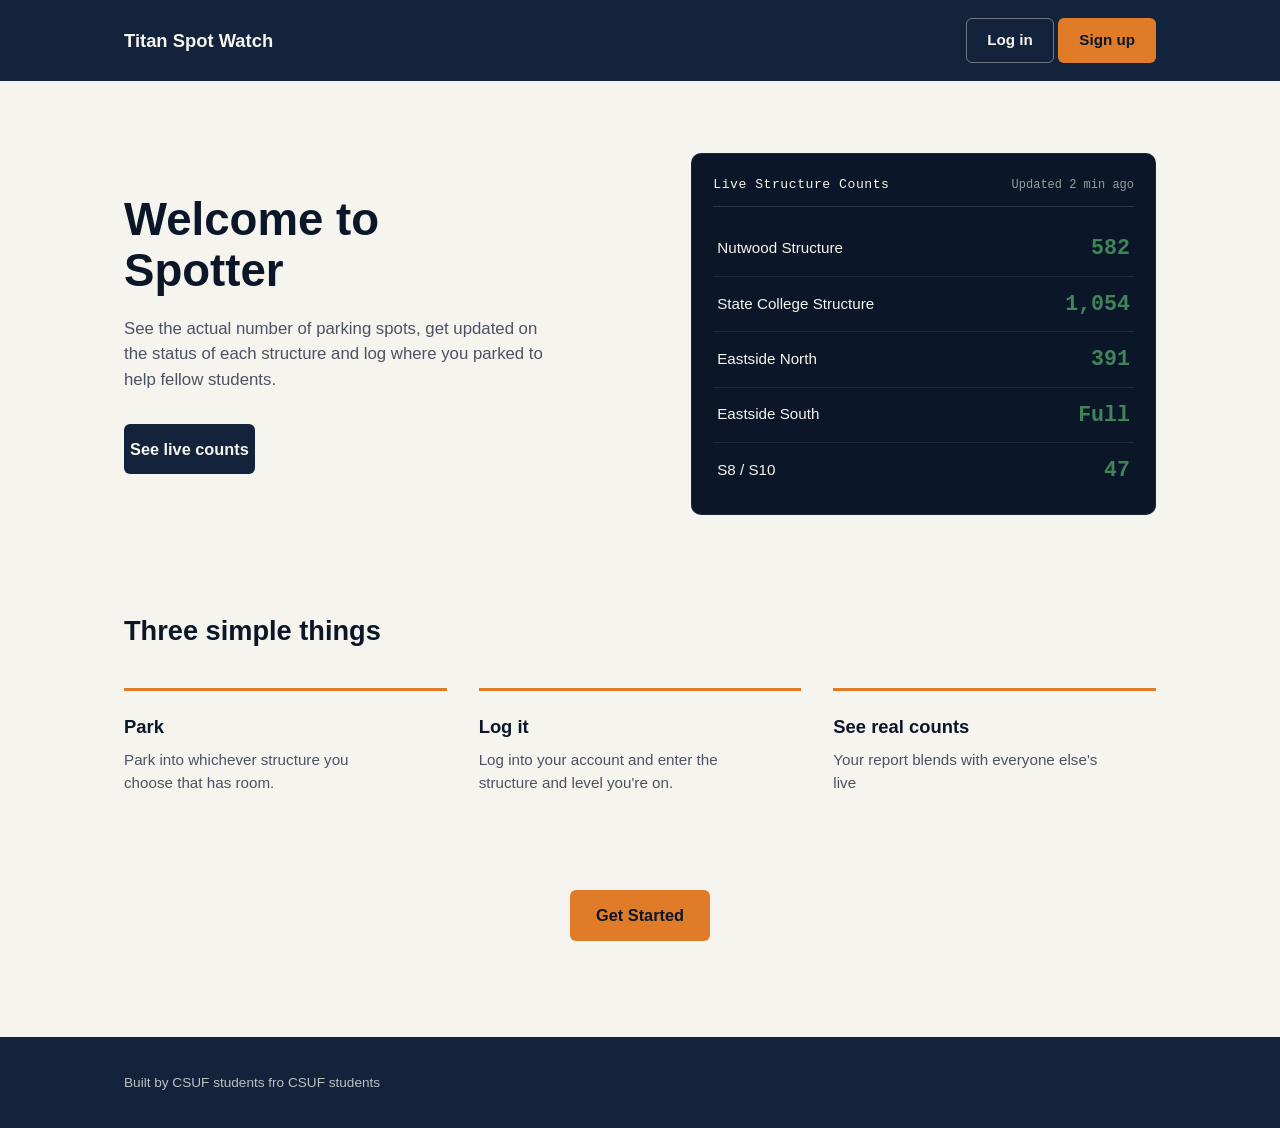
<file: index.html>
<!DOCTYPE html>
<html lang="en">
  <head>
    <meta charset="UTF-8" />
    <meta name="viewport" content="width=device-width, initial-scale=1.0" />
    <title>Spotter</title>
    <link rel="stylesheet" href="css/styles.css" />
  </head>
  <body>

    <header class="site_header">
      <div class="inner_header">
        <a href="/" class="title1">Titan Spot Watch</a>
        <nav class="nav_links">
          <a href="/login" class="loginbtn">Log in</a>
          <a href="/signup" class="signupbtn">Sign up</a>
        </nav>
      </div>
    </header>

    <main>
      <section class="hero">
        <div class="hero_content">
          <h1>Welcome to Spotter</h1>
          <p>See the actual number of parking spots, get updated on the status of
            each structure and log where you parked to help fellow students.</p>
          <div class="hero_count">
            <a href="#board" class="livecountbtn">See live counts</a>
          </div>
        </div>

        <div class="board" id="board" aria-label="Live parking structure counts">
          <div class="board-head">
            <span class="board-title">Live Structure Counts</span>
            <span class="board-updated">Updated <time id="last-updated">2 min ago</time></span>
          </div>

          <ul class="board_rows">
            <li class="board_row" data-status="open">
              <span class="row-name">Nutwood Structure</span>
              <span class="row-count">582</span>
            </li>
            <li class="board_row" data-status="open">
              <span class="row-name">State College Structure</span>
              <span class="row-count">1,054</span>
            </li>
            <li class="board_row" data-status="open">
              <span class="row-name">Eastside North</span>
              <span class="row-count">391</span>
            </li>
            <li class="board_row" data-status="open">
              <span class="row-name">Eastside South</span>
              <span class="row-count">Full</span>
            </li>
            <li class="board_row" data-status="open">
              <span class="row-name">S8 / S10</span>
              <span class="row-count">47</span>
          </ul>
        </div>
      </section>

      <section class="how-it-works">
        <h2>Three simple things</h2>
        <ol class="how-steps">
          <li>
            <span class="how-num"></span>
            <h3>Park</h3>
            <p>Park into whichever structure you choose that has room.</p>
          </li>
          <li>
            <span class="how-num"></span>
            <h3>Log it</h3>
            <p>Log into your account and enter the structure and level you're on.</p>
          </li>
          <li>
            <span class="how-num"></span>
            <h3>See real counts</h3>
            <p>Your report blends with everyone else's live</p>
          </li>
        </ol>
      </section>

      <section class="final">
        <a href="/signup" class="accountbtn">Get Started</a>
      </section>
    </main>

    <footer class="site_footer">
      <div class="inner_footer">
        <p>Built by CSUF students fro CSUF students</p>
      </div>
    </footer>
  </body>
</html>
</file>
<file: css/styles.css>
:root {
  --navy: #12233B;
  --deep-navy: #0B1728;
  --orange: #E07B28;
  --white: #F6F4EE;
  --black: #1B1B1B;
  --grey: #4B5261;
  --open: #3F8558;
  --low: #C98A1E;
  --full: #C1503D;

  --font-body: "Archivo", -apple-system, BlinkMacSystemFont, "Segoe UI", sans-serif;
  --font-board: "Space Mono", ui-monospace, Menlo, monospace;
}

* {
  box-sizing: border-box;
}

html {
  scroll-behavior: smooth;
}

body {
  margin: 0;
  background: var(--white);
  color: var(--black);
  font-family: var(--font-body);
  line-height: 1.5;
}

a {
  color: inherit;
}

/*Header*/
.site_header {
  background: var(--navy);
  color: var(--white);
}

.inner_header {
  max-width: 1080px;
  margin: 0 auto;
  padding: 18px 24px;
  display: flex;
  align-items: center;
  justify-content: space-between;
}

.title1 {
  font-weight: 800;
  font-size: 1.15rem;
  text-decoration: none;
  color: var(--white);
}

.nav_lblacks {
  display: flex;
  gap: 12px;
}

.loginbtn,
.signupbtn {
  display: inline-block;
  padding: 10px 20px;
  border-radius: 6px;
  font-weight: 600;
  font-size: 0.95rem;
  text-decoration: none;
  border: 1.5px solid transparent;
  transition: transform 0.15s ease, background 0.15s ease;
}

.loginbtn:hover,
.signupbtn:hover {
  transform: translateY(-1px);
}

.loginbtn {
  border-color: rgba(246, 244, 238, 0.4);
  color: var(--white);
}

.loginbtn:hover {
  border-color: var(--white);
}

.signupbtn {
  background: var(--orange);
  color: var(--deep-navy);
}

.signupbtn:hover {
  background: #ea8b3e;
}

/*Hero*/
.hero {
  max-width: 1080px;
  margin: 0 auto;
  padding: 72px 24px 88px;
  display: grid;
  grid-template-columns: 1.1fr 1fr;
  gap: 56px;
  align-items: center;
}

.hero_content h1 {
  font-size: clamp(2rem, 4vw, 2.85rem);
  line-height: 1.12;
  margin: 0 0 20px;
  max-width: 15ch;
  font-weight: 800;
  color: var(--deep-navy);
}

.hero_content p {
  color: var(--grey);
  max-width: 46ch;
  font-size: 1.05rem;
  margin: 0 0 32px;
}

.hero_count {
  display: flex;
  align-items: center;
  gap: 16px;
  flex-wrap: wrap;
}

.accountbtn,
.livecountbtn {
  display: inline-block;
  text-decoration: none;
  font-weight: 600;
}

.accountbtn {
  background: var(--orange);
  color: var(--deep-navy);
  padding: 13px 26px;
  border-radius: 6px;
  font-size: 1.02rem;
  transition: background 0.15s ease;
}

.accountbtn:hover {
  background: #ea8b3e;
}

.livecountbtn {
  color: var(--white);
  background: var(--navy);
  padding: 13px 6px;
  border-radius: 6px;
  font-size: 1.02rem;
  transition: background 0.15s ease;
}

/*Live board*/
.board {
  background: var(--deep-navy);
  border-radius: 10px;
  padding: 22px 22px 18px;
  box-shadow: inset 0 0 0 1px rgba(255, 255, 255, 0.06);
}

.board-head {
  display: flex;
  justify-content: space-between;
  align-items: baseline;
  color: var(--white);
  margin-bottom: 14px;
  padding-bottom: 12px;
  border-bottom: 1px solid rgba(255, 255, 255, 0.14);
}

.board-title {
  font-family: var(--font-board);
  font-size: 0.82rem;
  letter-spacing: 0.04em;
}

.board-updated {
  font-family: var(--font-board);
  font-size: 0.75rem;
  color: rgba(246, 244, 238, 0.6);
}

.board_rows {
  list-style: none;
  margin: 0;
  padding: 0;
}

.board_row {
  display: flex;
  justify-content: space-between;
  align-items: center;
  gap: 14px;
  padding: 11px 4px;
  border-bottom: 1px solid rgba(255, 255, 255, 0.08);
}

.board_row:last-child {
  border-bottom: none;
}

.row-name {
  color: var(--white);
  font-size: 0.95rem;
}

.row-count {
  font-family: var(--font-board);
  font-weight: 700;
  font-size: 1.35rem;
  color: var(--open);
}

.board_row[data-status="low"] .row-count {
  color: var(--low);
}

.board_row[data-status="full"] .row-count {
  color: var(--full);
}

/*How it works*/
.how-it-works {
  max-width: 1080px;
  margin: 0 auto;
  padding: 8px 24px 96px;
}

.how-it-works h2 {
  font-size: 1.7rem;
  font-weight: 800;
  color: var(--deep-navy);
  margin: 0 0 36px;
}

.how-steps {
  list-style: none;
  margin: 0;
  padding: 0;
  display: grid;
  grid-template-columns: repeat(3, 1fr);
  gap: 32px;
}

.how-steps li {
  border-top: 3px solid var(--orange);
  padding-top: 16px;
}

.how-num {
  font-family: var(--font-board);
  font-size: 0.85rem;
  color: var(--orange);
}

.how-steps h3 {
  margin: 6px 0 8px;
  font-size: 1.15rem;
  color: var(--deep-navy);
}

.how-steps p {
  margin: 0;
  color: var(--grey);
  font-size: 0.95rem;
  max-width: 32ch;
}

/*Login/signup*/
.auth_card,
.auth_form {
  width: 100%;
  max-width: 420px;
  background: #fff;
  border: 1px solid var(--line, #D9D5C9);
  border-radius: 10px;
  padding: 36px 32px;
}

.auth_wrap,
.signup_section {
  flex: 1;
  width: 100%;
  max-width: 1080px;
  margin: 0 auto;
  padding: 48px 24px;
  display: flex;
  justify-content: center;
  align-items: center;
}

.auth_card h1,
.auth_form h1 {
  margin: 0 0 8px;
  font-size: 1.6rem;
  font-weight: 800;
  color: var(--navy-deep);
}

.auth_sub,
.auth1 {
  margin: 0 0 28px;
  color: var(--ink-soft);
  font-size: 0.95rem;
}

.form_group {
  margin-bottom: 18px;
}

.form_group label {
  display: block;
  margin-bottom: 6px;
  font-size: 0.88rem;
  font-weight: 600;
  color: var(--ink);
}

.form_group input {
  width: 100%;
  padding: 11px 12px;
  font-size: 0.98rem;
  font-family: var(--font-body);
  border: 1.5px solid var(--line, #D9D5C9);
  border-radius: 6px;
  background: var(--paper);
  color: var(--ink);
}

.form_group input:focus {
  outline: none;
  border-color: var(--orange);
  background: #fff;
}

.auth_submit,
.authbtn {
  width: 100%;
  padding: 13px;
  margin-top: 6px;
  background: var(--orange);
  color: var(--navy-deep);
  border: none;
  border-radius: 6px;
  font-weight: 700;
  font-size: 1rem;
  cursor: pointer;
  transition: background 0.15s ease;
}

.auth_submit:hover,
.authbtn:hover {
  background: #ea8b3e;
}

.auth_switch {
  margin: 18px 0 0;
  text-align: center;
  font-size: 0.9rem;
  color: var(--ink-soft);
}

.auth_switch a {
  color: var(--navy);
  font-weight: 600;
  text-decoration: underline;
}

/*Footer*/
.site_footer {
  background: var(--navy);
  color: rgba(246, 244, 238, 0.75);
  font-size: 0.85rem;
}

.inner_footer {
  max-width: 1080px;
  margin: 0 auto;
  padding: 22px 24px;
}

.final {
  max-width: 1080px;
  margin: 0 auto;
  padding: 0 24px 96px;
  text-align: center;
}

/*Phones*/
@media (max-width: 860px) {
  .hero {
    grid-template-columns: 1fr;
    padding-top: 48px;
  }

  .how-steps {
    grid-template-columns: 1fr;
  }
}

/*keyboard and motion*/
a:focus-visible {
  outline: 2px solid var(--orange);
  outline-offset: 2px;
}

@media (prefers-reduced-motion: reduce) {

  .loginbtn,
  .signupbtn,
  .accountbtn {
    transition: none;
  }
}
</file>
